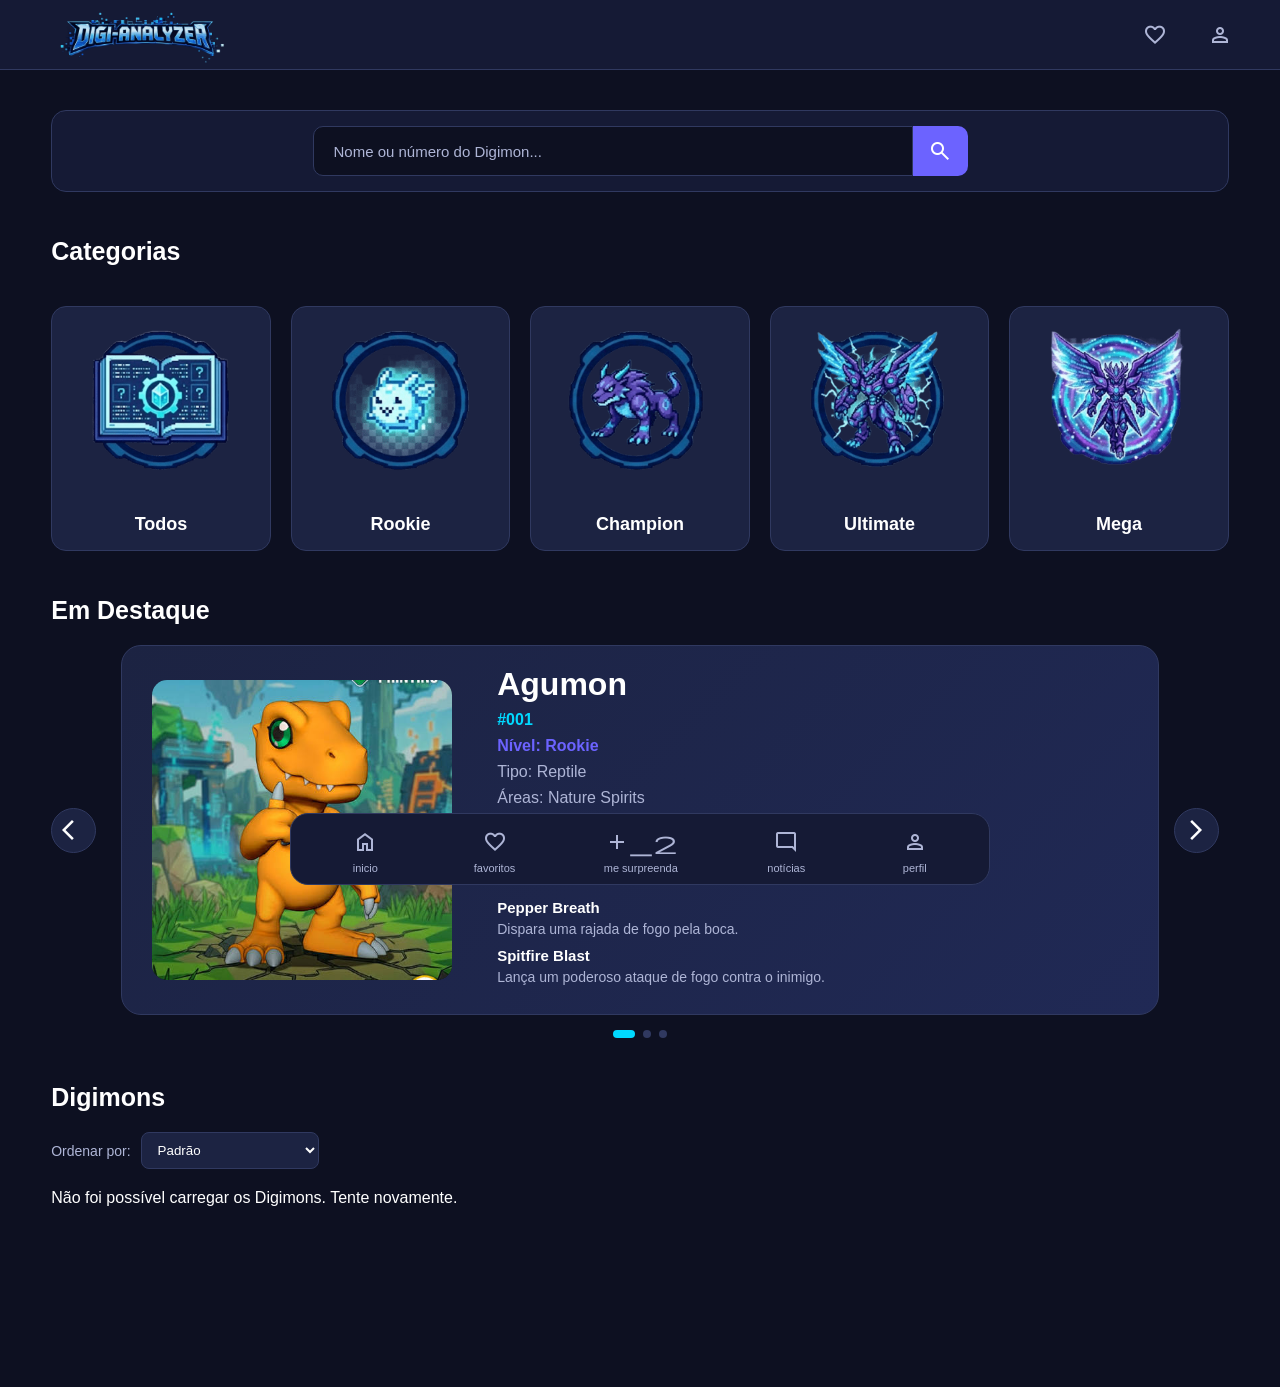
<file: src/index.html>
<!doctype html>
<html lang="pt-BR">
  <head>
    <meta charset="UTF-8" />
    <meta name="viewport" content="width=device-width, initial-scale=1.0" />
    <link
      rel="stylesheet"
      href="https://fonts.googleapis.com/css2?family=Material+Symbols+Outlined"
    />
    <link rel="stylesheet" href="css/global.css" />
    <link rel="stylesheet" href="css/index/inicio.css" />
    <link rel="stylesheet" href="css/index/responsivo.css" />
    <title>Digi-Analyzer - Digimon</title>

    <link rel="icon" type="image/png" href="assets/logo_aba_site/logo.png" />
  </head>

  <body>
    <div class="favorite-person">
      <img src="./assets/logo_site/logodigi.png" alt="logo" />

      <ul class="favorite-person-lista">
        <li>
          <a href="#favoritos">
            <span class="material-symbols-outlined">favorite</span>
          </a>
        </li>

        <li>
          <a href="#perfil">
            <span class="material-symbols-outlined">person</span>
          </a>
        </li>
      </ul>
    </div>

    <main class="inicio" id="inicio">
      <div class="content-busca">
        <input type="text" placeholder="Nome ou número do Digimon..." />
        <button type="button" class="material-symbols-outlined">search</button>
      </div>

      <div class="content-categorias">
          <h1>Categorias</h1>
      
          <a href="categorias.html?nivel=todos" class="categorias">
              <img src="./assets/categorias/todos.png" alt="Todos">
              <h2>Todos</h2>
          </a>
        
          <a href="categorias.html?nivel=rookie" class="categorias">
              <img src="./assets/categorias/rookie.png" alt="Rookie">
              <h2>Rookie</h2>
          </a>
        
          <a href="categorias.html?nivel=champion" class="categorias">
              <img src="./assets/categorias/champion.png" alt="Champion">
              <h2>Champion</h2>
          </a>
        
          <a href="categorias.html?nivel=ultimate" class="categorias">
              <img src="./assets/categorias/ultimate.png" alt="Ultimate">
              <h2>Ultimate</h2>
          </a>
        
          <a href="categorias.html?nivel=mega" class="categorias">
              <img src="./assets/categorias/mega.png" alt="Mega">
              <h2>Mega</h2>
          </a>
      </div>

      <div class="content-destaque">
        <h1>Em Destaque</h1>

        <button type="button" class="material-symbols-outlined botao-anterior">
          arrow_back_ios
        </button>

        <div class="card-destaque">
          <img src="./assets/images/agumon.png" alt="Imagem do Digimon" />

          <div class="info-destaque">
            <h3>Agumon</h3>
            <p class="id-digimon">#001</p>
            <p class="cat-digimon">Nível: Rookie</p>
            <p class="tipo-digimon">Tipo: Reptile</p>
            <p class="areas-digimon">Áreas: Nature Spirits</p>
            <p class="descr-digimon">
              Um Digimon com um grande coração e muito leal ao seu treinador
            </p>

            <div class="habilidades">
              <h4>Habilidades</h4>

              <div class="habilidade">
                <h5>Pepper Breath</h5>
                <p>Dispara uma rajada de fogo pela boca.</p>
              </div>

              <div class="habilidade">
                <h5>Spitfire Blast</h5>
                <p>Lança um poderoso ataque de fogo contra o inimigo.</p>
              </div>
            </div>
            
          </div>
        </div>

        <div class="indicadores">
          <div class="bolinha ativa"></div>
          <div class="bolinha"></div>
          <div class="bolinha"></div>
        </div>

        <button type="button" class="material-symbols-outlined botao-proximo">
          arrow_forward_ios
        </button>
      </div>

      <div class="content-digimon">
        <h1>Digimons</h1>

        <div class="cards-digimons">
          <a href="./detalhes.html?id=001" class="card-digimon">
            <p class="id-digimon">#001</p>
            <span class="material-symbols-outlined">favorite</span>
            <img src="./assets/images/agumon.png" alt="Agumon" />
            <h3 class="nome-digimon">Agumon</h3>
            <div class="atributo">Fire</div>
          </a>

          <a href="detalhes.html?id=002" class="card-digimon">
            <p class="id-digimon">#002</p>
            <span class="material-symbols-outlined">favorite</span>
            <img src="./assets/images/gabumon.png" alt="Gabumon" />
            <h3 class="nome-digimon">Gabumon</h3>
            <div class="atributo">Data</div>
          </a>

          <a href="./detalhes.html?id=003" class="card-digimon">
            <p class="id-digimon">#003</p>
            <span class="material-symbols-outlined">favorite</span>
            <img src="./assets/images/patamon.png" alt="Patamon" />
            <h3 class="nome-digimon">Patamon</h3>
            <div class="atributo">Vaccine</div>
          </a>
        </div>
      </div>
    </main>

    <nav class="navegacao">
      <ul class="navegacao-lista">
        <li>
          <a class="material-symbols-outlined" href="#inicio">home</a>inicio
        </li>
        <li>
          <a class="material-symbols-outlined" href="#favoritos">favorite</a
          >favoritos
        </li>
        <li>
          <a class="material-symbols-outlined" href="surpreenda.html">add_2</a>
          me surpreenda
        </li>
        <li>
          <a class="material-symbols-outlined" href="#">mode_comment</a>notícias
        </li>
        <li><a class="material-symbols-outlined" href="#">person</a>perfil</li>
      </ul>
    </nav>

    <script src="./js/script.js"></script>
  </body>
</html>
</file>
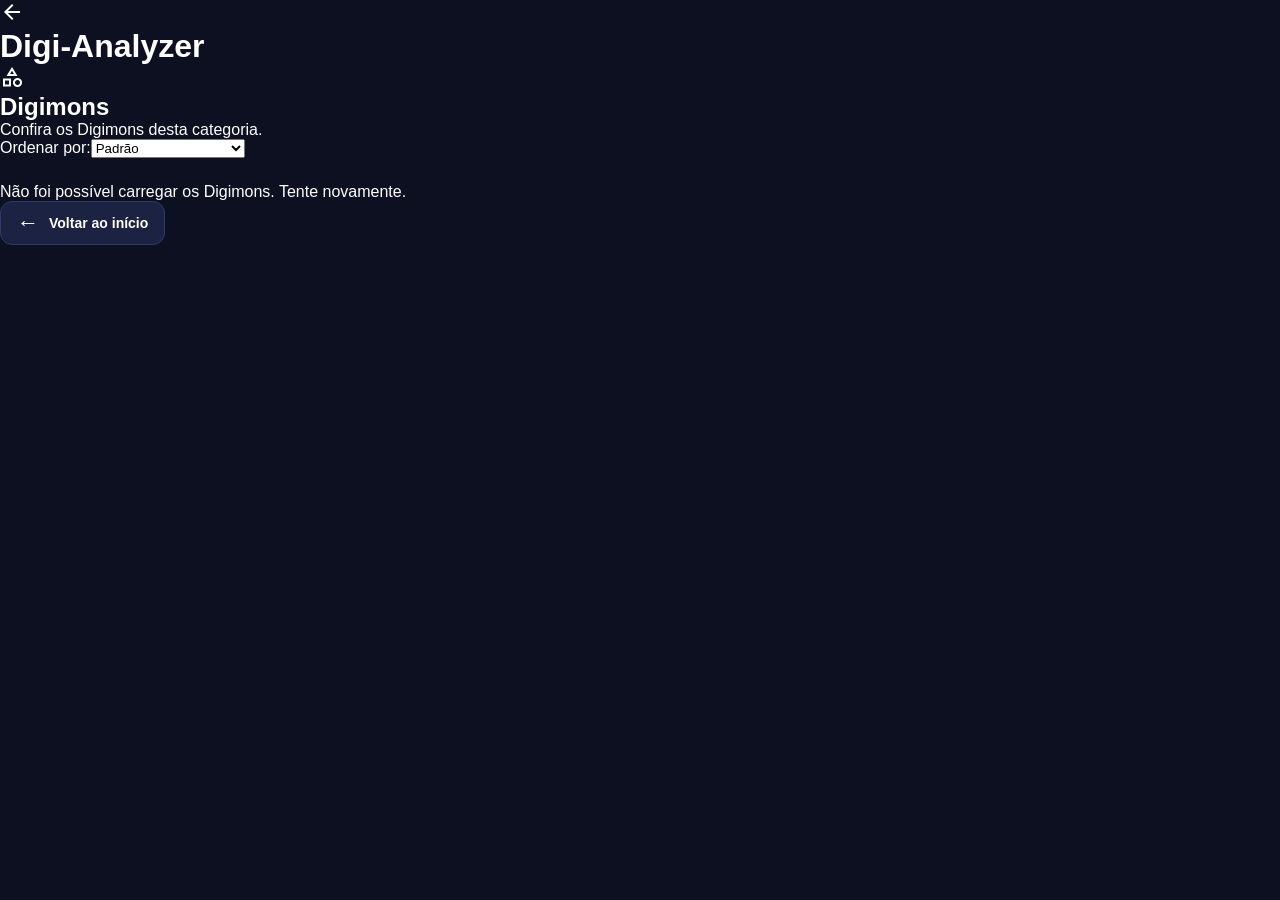
<file: src/categorias.html>
<!doctype html>
<html lang="pt-BR">
  <head>
    <meta charset="UTF-8" />
    <meta name="viewport" content="width=device-width, initial-scale=1.0" />
    <link rel="stylesheet" href="https://fonts.googleapis.com/css2?family=Material+Symbols+Outlined"/>
    <link rel="stylesheet" href="css/global.css" />
    <link rel="stylesheet" href="css/categorias/categorias.css" />
    <link rel="stylesheet" href="css/categorias/responsivo.css" />
    <title>Categorias</title>
    <link rel="icon" type="image/png" href="assets/logo_aba_site/logo.png" />
  </head>
  <body>
    <header class="cabecalho-categorias">
      <a href="index.html" class="material-symbols-outlined" aria-label="Voltar para a página inicial" >arrow_back</a>
      <h1>Digi-Analyzer</h1>
      <span class="material-symbols-outlined">category</span>
    </header>

    <main class="pagina-categorias">
      <section class="introducao-categorias">
        <h2 id="titulo-categoria">Digimons</h2>
        <p id="descricao-categoria">Confira os Digimons desta categoria.</p>
      </section>

      <section class="lista-categorias" aria-label="Lista de Digimons">

    </section>

      <p id="mensagem-vazia" style="display: none">
        Nenhum Digimon encontrado nesta categoria.
      </p>

      <a href="index.html" class="botao-voltar">
        <span aria-hidden="true">←</span>
        <span>Voltar ao início</span>
      </a>
    </main>

    <script src="./js/script.js"></script>
  </body>
</html>
</file>
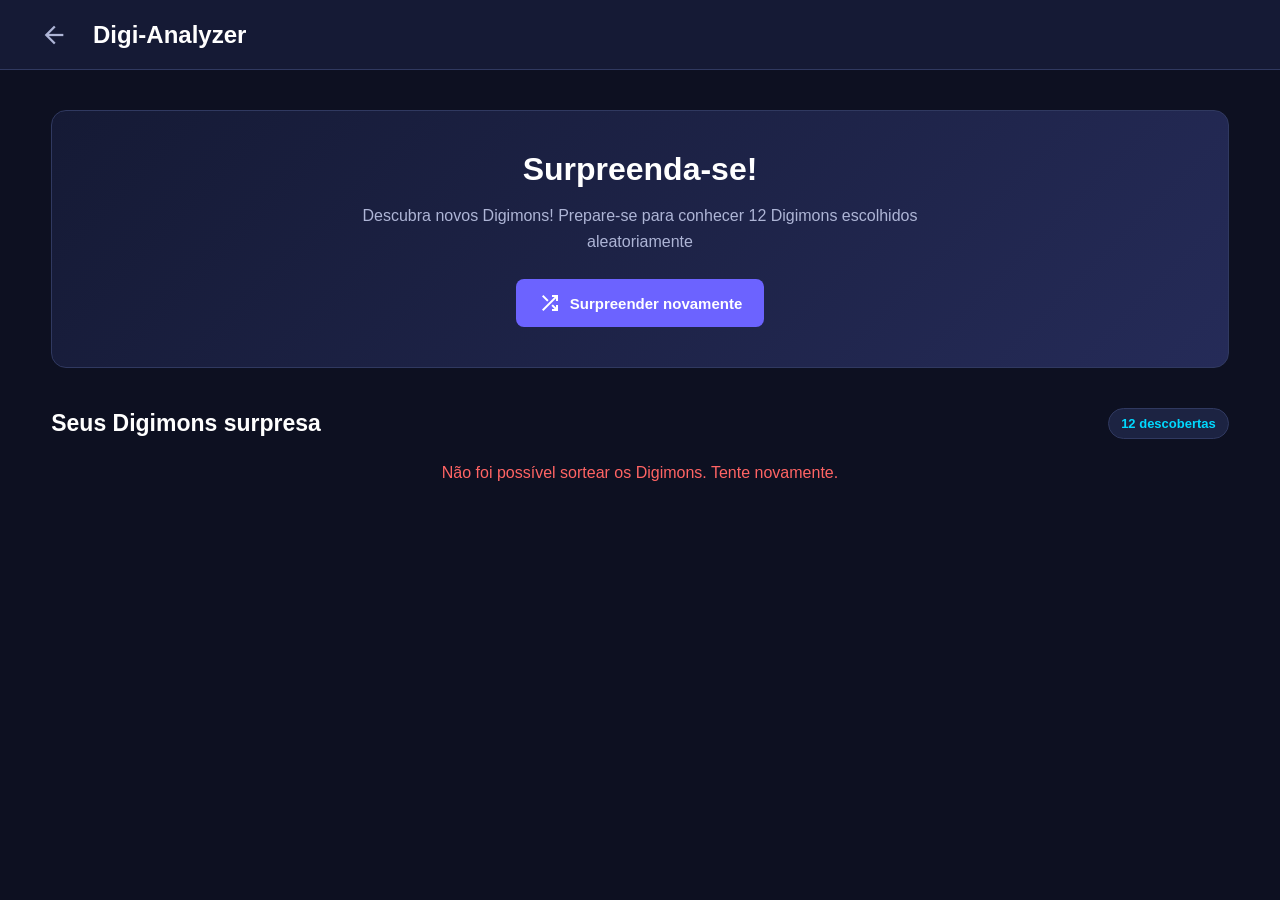
<file: src/surpreenda.html>
<!DOCTYPE html>
<html lang="pt-BR">
  <head>
    <meta charset="UTF-8" />
    <meta name="viewport" content="width=device-width, initial-scale=1.0" />
    <link rel="stylesheet" href="https://fonts.googleapis.com/css2?family=Material+Symbols+Outlined"/>
    <link rel="stylesheet" href="./css/global.css" />
    <link rel="stylesheet" href="./css/surpreenda/surpreenda.css" />
    <link rel="shortcut icon" href="./assets/logo_aba_site/logo.png" type="image/x-icon"/>
    <title>Me Surpreenda</title>
  </head>

  <body>
    <header class="cabecalho-surpreenda">
      <a href="index.html" class="material-symbols-outlined">arrow_back</a>

      <h1>Digi-Analyzer</h1>
    </header>

    <main class="pagina-surpreenda">
      <section class="introducao-surpreenda">
        <h2>Surpreenda-se!</h2>

        <p>
          Descubra novos Digimons! Prepare-se para conhecer 12 Digimons
          escolhidos aleatoriamente
        </p>

        <button type="button" id="sortear-novamente">
          <span class="material-symbols-outlined">shuffle</span>
          Surpreender novamente
        </button>
      </section>

      <section class="secao-digimons-surpresa">
        <div class="titulo-secao-surpresa">
          <h2>Seus Digimons surpresa</h2>
          <span>12 descobertas</span>
        </div>

        <p id="estado-carregamento" role="status" hidden>
          Sorteando Digimons...
        </p>

        <p id="mensagem-erro" role="alert" hidden></p>

        <div class="cards-digimons" id="cards-surpresa"></div>
      </section>
    </main>

    <script src="./js/script.js"></script>
  </body>
</html>
</file>
<file: src/css/global.css>
* {
    margin: 0;
    padding: 0;
    box-sizing: border-box;
    font-family: 'Segoe UI', Tahoma, Geneva, Verdana, sans-serif;
}

:root{
--fundo: #0d1021;
--fundo-secundario: #151a35;
--card: #1c2342;
--card-hover: #252e55;

--primaria: #6c63ff;
--secundaria: #00d9ff;

--texto: #ffffff;
--texto-secundario: #aeb5d6;

--borda: #303960;
}

html{
    scroll-behavior: smooth;
}

body{
    background-color: var(--fundo);
    color: var(--texto);
    min-height: 100vh;
}

a{
    text-decoration: none;
    color: inherit;
}

button, input{
    font-family: inherit;
}

button{
    cursor: pointer;
}

img{
    max-width: 100%;
    display: block;
}
</file>
<file: src/css/index/inicio.css>
.favorite-person {
    height: 70px;
    padding: 0 40px;
    display: flex;
    align-items: center;
    justify-content: space-between;
    background-color: var(--fundo-secundario);
    border-bottom: 1px solid var(--borda);
    position: sticky;
    top: 0;
    z-index: 100;
}

.favorite-person img {
    width: 200px;
    height: 150px;
    margin-bottom: 15px;
}

.favorite-person-lista {
    display: flex;
    align-items: center;
    gap: 25px;
    list-style: none;
}

.favorite-person-lista a {
    display: flex;
    align-items: center;
    justify-content: center;
    width: 40px;
    height: 40px;
    border-radius: 10px;
    color: var(--texto-secundario);
    transition: 0.2s;
}

.favorite-person-lista a:hover {
    color: var(--secundaria);
    background-color: var(--card);
    transform: translateY(-2px);
}

.inicio {
    width: min(1200px, 92%);
    margin: 0 auto;
    padding: 40px 0 120px;
}

.content-busca {
    width: 100%;
    min-height: 80px;
    display: flex;
    align-items: center;
    justify-content: center;
    background-color: var(--fundo-secundario);
    border: 1px solid var(--borda);
    border-radius: 15px;
    padding: 15px;
}

.content-busca input {
    width: min(600px, 80%);
    height: 50px;
    padding: 0 20px;
    border: 1px solid var(--borda);
    border-radius: 10px 0 0 10px;
    background-color: var(--fundo);
    color: var(--texto);
    outline: none;
    font-size: 15px;
    transition: 0.2s;
}

.content-busca input::placeholder {
    color: var(--texto-secundario);
}

.content-busca input:focus {
    border-color: var(--secundaria);
    box-shadow: 0 0 0 2px rgba(0, 217, 255, 0.1);
}

.content-busca button {
    width: 55px;
    height: 50px;
    border: none;
    border-radius: 0 10px 10px 0;
    background-color: var(--primaria);
    color: white;
    cursor: pointer;
    transition: 0.2s;
}

.content-busca button:hover {
    background-color: var(--secundaria);
    color: var(--fundo);
}

.content-categorias, .content-destaque, .content-digimon {
    margin-top: 45px;
}

.content-categorias h1, .content-destaque h1, .content-digimon h1 {
    margin-bottom: 20px;
    font-size: 25px;
    font-weight: 700;
}

.content-categorias {
    display: grid;
    grid-template-columns: repeat(5, minmax(0, 1fr));
    gap: 20px;
    align-items: start;
}

.content-categorias > h1 {
    grid-column: 1 / -1;
    width: 100%;
}

.categorias {
    width: 100%;
    min-width: 0;
    min-height: 220px;
    padding: 15px 10px;
    display: flex;
    flex-direction: column;
    align-items: center;
    justify-content: flex-start;
    gap: 12px;
    background-color: var(--card);
    border: 1px solid var(--borda);
    border-radius: 15px;
    cursor: pointer;
    text-align: center;
    text-decoration: none;
    color: inherit;
    transition: 0.25s;
    box-sizing: border-box;
}

.categorias img {
    display: block;
    width: 100%;
    max-width: 180px;
    height: 180px;
    object-fit: contain;
}

.categorias h2 {
    margin: 0;
    font-size: 18px;
    font-weight: 600;
}

.categorias:hover {
    background-color: var(--card-hover);
    border-color: var(--primaria);
    transform: translateY(-4px);
}

.content-destaque {
    position: relative;
    display: grid;
    grid-template-columns: 55px minmax(0, 1fr) 55px;
    grid-template-rows: auto 370px auto;
    align-items: center;
    column-gap: 15px;
    row-gap: 15px;
}

.content-destaque > h1 {
    grid-column: 1 / 4;
    grid-row: 1;
    margin: 0 0 5px;
}

.card-destaque {
    grid-column: 2;
    grid-row: 2;
    width: 100%;
    height: 370px;
    display: flex;
    align-items: center;
    padding: 30px;
    gap: 45px;
    background: linear-gradient(135deg, var(--card), #202955);
    border: 1px solid var(--borda);
    border-radius: 20px;
    overflow: hidden;
}

.card-destaque > img {
    width: 300px;
    height: 300px;
    flex-shrink: 0;
    object-fit: contain;
    background-color: var(--fundo);
    border-radius: 15px;
}

.info-destaque {
    flex: 1;
    min-width: 0;
}

.info-destaque h3 {
    font-size: 32px;
    margin-bottom: 5px;
}

.info-destaque p {
    color: var(--texto-secundario);
    margin-top: 8px;
}

.info-destaque .id-digimon {
    color: var(--secundaria);
    font-weight: 600;
}

.info-destaque .cat-digimon {
    color: var(--primaria);
    font-weight: 600;
}

.info-destaque .descr-digimon {
    margin-top: 20px;
    line-height: 1.5;
}

.habilidades {
    margin-top: 20px;
}

.habilidades h4 {
    margin-bottom: 10px;
}

.habilidade {
    margin-bottom: 10px;
}

.habilidade h5 {
    margin-bottom: 5px;
    font-size: 15px;
}

.habilidade p {
    margin-top: 0;
    font-size: 14px;
}

.content-destaque > button {
    width: 45px;
    height: 45px;
    border: 1px solid var(--borda);
    border-radius: 50%;
    background-color: var(--card);
    color: var(--texto);
    cursor: pointer;
    transition: 0.2s;
}

.content-destaque > button:first-of-type {
    grid-column: 1;
    grid-row: 2;
}

.content-destaque > button:last-of-type {
    grid-column: 3;
    grid-row: 2;
}

.content-destaque > button:hover {
    background-color: var(--primaria);
    border-color: var(--primaria);
}

.indicadores {
    grid-column: 2;
    grid-row: 3;
    display: flex;
    justify-content: center;
    gap: 8px;
    margin-top: 0;
}

.bolinha {
    width: 8px;
    height: 8px;
    border-radius: 50%;
    background-color: var(--borda);
    transition: 0.2s;
}

.bolinha.ativa {
    width: 22px;
    border-radius: 10px;
    background-color: var(--secundaria);
}

.cards-digimons {
    display: flex;
    flex-wrap: wrap;
    gap: 20px;
}

.card-digimon {
    width: 200px;
    padding: 15px;
    border: 1px solid var(--borda);
    border-radius: 10px;
    background-color: var(--card);
    text-decoration: none;
    color: var(--texto);
    position: relative;
    transition: 0.2s;
}

.card-digimon:hover {
    border-color: var(--primaria);
    transform: translateY(-3px);
}

.card-digimon .id-digimon {
    margin-bottom: 10px;
    color: var(--texto-secundario);
}

.card-digimon span {
    position: absolute;
    right: 15px;
    top: 15px;
    color: var(--texto-secundario);
}

.card-digimon img {
    display: block;
    width: 120px;
    height: 120px;
    object-fit: contain;
    margin: 10px auto;
}

.card-digimon .nome-digimon {
    text-align: center;
    margin: 10px 0;
}

.card-digimon .atributo {
    text-align: center;
    border-radius: 5px;
    padding: 5px;
    background-color: var(--fundo-secundario);
}

.navegacao {
    position: fixed;
    left: 50%;
    bottom: 15px;
    transform: translateX(-50%);
    width: min(700px, 90%);
    background-color: var(--fundo-secundario);
    border: 1px solid var(--borda);
    border-radius: 18px;
    padding: 10px;
    z-index: 200;
    backdrop-filter: blur(10px);
}

.navegacao-lista {
    display: flex;
    justify-content: space-around;
    align-items: center;
    list-style: none;
}

.navegacao-lista li {
    display: flex;
    flex-direction: column;
    align-items: center;
    gap: 3px;
    color: var(--texto-secundario);
    font-size: 11px;
}

.navegacao-lista a {
    width: 40px;
    height: 35px;
    display: flex;
    justify-content: center;
    align-items: center;
    border-radius: 10px;
    color: var(--texto-secundario);
    transition: 0.2s;
}

.navegacao-lista a:hover {
    color: var(--secundaria);
    background-color: var(--card);
}

.paginacao-digimons {
    display: flex;
    justify-content: center;
    align-items: center;
    gap: 16px;
    margin: 30px 0;
    flex-wrap: wrap;
}

.paginacao-digimons button {
    padding: 10px 18px;
    border: none;
    border-radius: 8px;
    cursor: pointer;
    font: inherit;
    transition: opacity 0.2s ease;
    background-color: var(--primaria);
}

.paginacao-digimons button:disabled {
    opacity: 0.45;
    cursor: not-allowed;
    color: #202955;
}

.paginacao-digimons span {
    font-weight: bold;
}

.controles-ordenacao {
    display: flex;
    justify-content: flex-start;
    margin-bottom: 20px;
}

.controles-ordenacao label {
    display: flex;
    align-items: center;
    gap: 10px;
    color: var(--texto-secundario);
    font-size: 14px;
}

.controles-ordenacao select {
    padding: 9px 12px;
    background-color: var(--card);
    color: var(--texto);
    border: 1px solid var(--borda);
    border-radius: 8px;
    outline: none;
    cursor: pointer;
}

.controles-ordenacao select:focus {
    border-color: var(--primaria);
}
</file>
<file: src/css/index/responsivo.css>
@media (max-width: 900px) {
    .inicio {
        width: 90%;
    }

    .favorite-person {
        padding: 0 25px;
    }

    .favorite-person img {
        width: 170px;
        height: 130px;
    }

    .content-categorias {
        grid-template-columns: repeat(3, minmax(0, 1fr));
    }

    .categorias {
        min-width: 0;
        min-height: 180px;
    }

    .categorias img {
        width: 100%;
        max-width: 130px;
        height: 120px;
        object-fit: contain;
    }

    .content-destaque {
        grid-template-columns: 45px minmax(0, 1fr) 45px;
        grid-template-rows: auto 330px auto;
    }

    .card-destaque {
        height: 330px;
        padding: 20px;
        gap: 25px;
    }

    .card-destaque > img {
        width: 260px;
        height: 260px;
    }

    .info-destaque h3 {
        font-size: 28px;
    }

    .info-destaque .descr-digimon {
        margin-top: 15px;
    }

    .habilidades {
        margin-top: 15px;
    }

    .cards-digimons {
        display: grid;
        grid-template-columns: repeat(3, minmax(0, 1fr));
        gap: 15px;
    }

    .card-digimon {
        width: 100%;
    }

    .card-digimon img {
        width: 110px;
        height: 110px;
    }
}

@media (max-width: 600px) {
    .favorite-person {
        height: 60px;
        padding: 0 15px;
    }

    .favorite-person img {
        width: 145px;
        height: 105px;
        margin-bottom: 8px;
    }

    .favorite-person-lista {
        gap: 4px;
    }

    .favorite-person-lista a {
        width: 35px;
        height: 35px;
    }

    .inicio {
        width: 92%;
        padding-top: 25px;
        padding-bottom: 110px;
    }

    .content-busca {
        min-height: 65px;
        padding: 8px;
    }

    .content-busca input {
        width: calc(100% - 48px);
        height: 45px;
        padding: 0 12px;
        font-size: 13px;
    }

    .content-busca button {
        width: 48px;
        height: 45px;
    }

    .content-categorias h1, .content-destaque h1, .content-digimon h1 {
        font-size: 23px;
    }

    .content-categorias {
        grid-template-columns: repeat(2, minmax(0, 1fr));
        gap: 12px;
    }

    .categorias {
        min-width: 0;
        min-height: 125px;
        height: auto;
        padding: 12px 8px;
        gap: 8px;
    }

    .categorias img {
        width: 65px;
        height: 65px;
        object-fit: contain;
    }

    .categorias h2 {
        font-size: 14px;
        margin: 0;
    }

    .content-destaque {
        grid-template-columns: 40px minmax(0, 1fr) 40px;
        grid-template-rows: auto auto auto;
        column-gap: 8px;
        row-gap: 10px;
    }

    .content-destaque > h1 {
        grid-column: 1 / 4;
        grid-row: 1;
    }

    .card-destaque {
        grid-column: 2;
        grid-row: 2;
        width: 100%;
        height: auto;
        min-height: 0;
        padding: 20px 15px;
        flex-direction: column;
        justify-content: center;
        gap: 12px;
        text-align: center;
    }

    .card-destaque > img {
        width: 190px;
        height: 190px;
    }

    .info-destaque {
        width: 100%;
        margin-top: 0;
    }

    .info-destaque h3 {
        font-size: 26px;
    }

    .info-destaque p {
        font-size: 13px;
    }

    .info-destaque .descr-digimon {
        margin-top: 15px;
        line-height: 1.4;
    }

    .habilidades {
        width: 100%;
        margin-top: 15px;
        text-align: left;
    }

    .habilidade {
        margin-bottom: 8px;
    }

    .habilidade h5 {
        font-size: 14px;
    }

    .habilidade p {
        font-size: 12px;
    }

    .content-destaque > button {
        width: 38px;
        height: 38px;
    }

    .content-destaque > button:first-of-type {
        grid-column: 1;
        grid-row: 2;
    }

    .content-destaque > button:last-of-type {
        grid-column: 3;
        grid-row: 2;
    }

    .indicadores {
        grid-column: 1 / 4;
        grid-row: 3;
        width: 100%;
        margin-top: 0;
    }

    .cards-digimons {
        display: grid;
        grid-template-columns: repeat(2, minmax(0, 1fr));
        gap: 12px;
    }

    .card-digimon {
        width: 100%;
        min-height: 270px;
        padding: 12px;
    }

    .card-digimon img {
        width: 120px;
        height: 120px;
    }

    .card-digimon .nome-digimon {
        font-size: 18px;
    }

    .card-digimon .atributo {
        font-size: 10px;
    }

    .navegacao {
        bottom: 8px;
        width: 94%;
        padding: 7px;
    }

    .navegacao-lista li {
        font-size: 9px;
    }

    .navegacao-lista a {
        width: 35px;
        height: 30px;
    }
}

@media (max-width: 400px) {
    .favorite-person {
        padding: 0 10px;
    }

    .favorite-person img {
        width: 125px;
        height: 90px;
    }

    .favorite-person-lista {
        gap: 2px;
    }

    .favorite-person-lista a {
        width: 32px;
        height: 32px;
    }

    .inicio {
        width: 94%;
    }

    .content-categorias h1,
    .content-destaque h1,
    .content-digimon h1 {
        font-size: 21px;
    }

    .categorias {
        min-width: 0;
        min-height: 110px;
        padding: 10px 6px;
    }

    .categorias img {
        width: 55px;
        height: 55px;
    }

    .categorias h2 {
        font-size: 13px;
    }

    .content-destaque {
        grid-template-columns: 32px minmax(0, 1fr) 32px;
    }

    .card-destaque {
        padding: 15px 10px;
    }

    .card-destaque > img {
        width: 155px;
        height: 155px;
    }

    .info-destaque h3 {
        font-size: 23px;
    }

    .info-destaque p {
        font-size: 12px;
    }

    .info-destaque .descr-digimon {
        font-size: 12px;
    }

    .habilidade h5 {
        font-size: 13px;
    }

    .habilidade p {
        font-size: 11px;
    }

    .content-destaque > button {
        width: 32px;
        height: 32px;
    }

    .cards-digimons {
        grid-template-columns: 1fr;
        gap: 12px;
    }

    .card-digimon {
        min-height: 250px;
    }

    .navegacao {
        width: 96%;
    }

    .navegacao-lista li {
        font-size: 8px;
    }

    .navegacao-lista a {
        width: 30px;
        height: 28px;
    }
}
</file>
<file: src/css/categorias/categorias.css>
.lista-categorias {
    display: grid;
    grid-template-columns: repeat(3, minmax(0, 1fr));
    gap: 20px;
    margin-top: 25px;
}

.lista-categorias .card-digimon {
    width: 100%;
    min-width: 0;
    min-height: 260px;
    padding: 20px;
    display: flex;
    flex-direction: column;
    align-items: center;
    justify-content: center;
    position: relative;
    overflow: hidden;
    background: linear-gradient(145deg, var(--card), var(--fundo-secundario));
    border: 1px solid var(--borda);
    border-radius: 16px;
    color: var(--texto);
    text-align: center;
    text-decoration: none;
    transition: transform 0.2s, border-color 0.2s;
    box-sizing: border-box;
}

.lista-categorias .card-digimon:hover {
    transform: translateY(-5px);
    border-color: var(--primaria);
}

.lista-categorias .card-digimon .id-digimon {
    align-self: flex-start;
    margin-bottom: 10px;
    color: var(--texto-secundario);
    font-size: 13px;
}

.lista-categorias .card-digimon img {
    display: block;
    width: 140px;
    height: 140px;
    margin: 10px auto;
    object-fit: contain;
    border-radius: 10px;
}

.lista-categorias .card-digimon .nome-digimon {
    margin: 10px 0;
    font-size: 20px;
    font-weight: 700;
    text-align: center;
}

.lista-categorias .card-digimon .atributo {
    width: 100%;
    padding: 7px 10px;
    background-color: var(--fundo);
    border: 1px solid var(--borda);
    border-radius: 8px;
    color: var(--texto-secundario);
    font-size: 13px;
    text-align: center;
    box-sizing: border-box;
}

.botao-voltar {
    display: inline-flex;
    align-items: center;
    justify-content: center;
    gap: 10px;
    padding: 10px 16px;
    margin-bottom: 25px;
    background-color: var(--card);
    border: 1px solid var(--borda);
    border-radius: 12px;
    color: var(--texto);
    font-size: 14px;
    font-weight: 600;
    text-decoration: none;
    transition: background-color 0.2s, border-color 0.2s, color 0.2s, transform 0.2s;
}

.botao-voltar span:first-child {
    font-size: 22px;
    line-height: 1;
}

.botao-voltar:hover {
    background-color: var(--card-hover);
    border-color: var(--primaria);
    color: var(--secundaria);
    transform: translateX(-3px);
}

.botao-voltar:focus-visible {
    outline: 2px solid var(--secundaria);
    outline-offset: 3px;
}
</file>
<file: src/css/categorias/responsivo.css>
@media (max-width: 900px) {
    .inicio {
        width: 90%;
    }

    .favorite-person {
        padding: 0 25px;
    }

    .favorite-person img {
        width: 170px;
        height: 130px;
    }

    .lista-categorias {
        grid-template-columns: repeat(2, minmax(0, 1fr));
        gap: 15px;
    }

    .lista-categorias .card-digimon {
        min-width: 0;
        min-height: 240px;
        padding: 16px;
    }

    .lista-categorias .card-digimon img {
        width: 125px;
        height: 125px;
    }

    .lista-categorias .card-digimon .nome-digimon {
        font-size: 19px;
    }

    .lista-categorias .card-digimon .atributo {
        font-size: 12px;
    }
}

@media (max-width: 600px) {
    .favorite-person {
        height: 60px;
        padding: 0 15px;
    }

    .favorite-person img {
        width: 145px;
        height: 105px;
        margin-bottom: 8px;
    }

    .favorite-person-lista {
        gap: 4px;
    }

    .favorite-person-lista a {
        width: 35px;
        height: 35px;
    }

    .inicio {
        width: 92%;
        padding: 25px 0 110px;
    }

    #titulo-categoria {
        font-size: 23px;
        line-height: 1.3;
    }

    #descricao-categoria {
        font-size: 14px;
        line-height: 1.5;
    }

    .lista-categorias {
        grid-template-columns: repeat(2, minmax(0, 1fr));
        gap: 12px;
        margin-top: 20px;
    }

    .lista-categorias .card-digimon {
        min-height: 215px;
        padding: 12px;
        border-radius: 12px;
    }

    .lista-categorias .card-digimon .id-digimon {
        align-self: flex-start;
        margin-bottom: 5px;
        font-size: 11px;
    }

    .lista-categorias .card-digimon img {
        width: 100px;
        height: 100px;
        margin: 8px auto;
    }

    .lista-categorias .card-digimon .nome-digimon {
        margin: 8px 0;
        font-size: 16px;
        overflow-wrap: anywhere;
    }

    .lista-categorias .card-digimon .atributo {
        padding: 6px;
        font-size: 11px;
        overflow-wrap: anywhere;
    }

    #mensagem-vazia {
        font-size: 14px;
        line-height: 1.5;
    }

    .navegacao {
        bottom: 8px;
        width: 94%;
        padding: 7px;
    }

    .navegacao-lista {
        gap: 4px;
    }

    .navegacao-lista li {
        font-size: 9px;
    }

    .navegacao-lista a {
        width: 35px;
        height: 30px;
    }

    .botao-voltar {
        padding: 9px 12px;
        margin-bottom: 20px;
        font-size: 13px;
    }
}

@media (max-width: 400px) {
    .favorite-person {
        padding: 0 10px;
    }

    .favorite-person img {
        width: 125px;
        height: 90px;
    }

    .favorite-person-lista {
        gap: 2px;
    }

    .favorite-person-lista a {
        width: 32px;
        height: 32px;
    }

    .inicio {
        width: 94%;
    }

    #titulo-categoria {
        font-size: 21px;
    }

    #descricao-categoria {
        font-size: 13px;
    }

    .lista-categorias {
        gap: 10px;
    }

    .lista-categorias .card-digimon {
        min-height: 195px;
        padding: 9px;
    }

    .lista-categorias .card-digimon img {
        width: 85px;
        height: 85px;
    }

    .lista-categorias .card-digimon .nome-digimon {
        font-size: 14px;
    }

    .lista-categorias .card-digimon .atributo {
        font-size: 10px;
        padding: 5px;
    }

    .navegacao {
        width: 96%;
    }

    .navegacao-lista li {
        font-size: 8px;
    }

    .navegacao-lista a {
        width: 30px;
        height: 28px;
    }
}

@media (max-width: 320px) {
    .lista-categorias {
        grid-template-columns: 1fr;
    }

    .lista-categorias .card-digimon {
        min-height: 200px;
    }

    .lista-categorias .card-digimon img {
        width: 110px;
        height: 110px;
    }

    .lista-categorias .card-digimon .nome-digimon {
        font-size: 16px;
    }
}
</file>
<file: src/css/surpreenda/surpreenda.css>
.pagina-surpreenda {
    width: 92%;
    max-width: 1200px;
    margin: 40px auto;
}

.cabecalho-surpreenda {
    width: 100%;
    height: 70px;
    padding: 0 40px;
    display: flex;
    align-items: center;
    gap: 25px;
    background-color: var(--fundo-secundario);
    border-bottom: 1px solid var(--borda);
}

.cabecalho-surpreenda a {
    font-size: 28px;
    color: var(--texto-secundario);
    transition: color 0.2s;
}

.cabecalho-surpreenda a:hover {
    color: var(--secundaria);
}

.cabecalho-surpreenda h1 {
    font-size: 24px;
    font-weight: 600;
}

.introducao-surpreenda {
    padding: 40px 30px;
    margin-bottom: 40px;
    display: flex;
    flex-direction: column;
    align-items: center;
    text-align: center;
    gap: 15px;
    background: linear-gradient(135deg, var(--fundo-secundario), #252b58);
    border: 1px solid var(--borda);
    border-radius: 15px;
}

.introducao-surpreenda h2 {
    font-size: 32px;
    font-weight: 700;
    color: var(--texto);
}

.introducao-surpreenda p {
    max-width: 600px;
    color: var(--texto-secundario);
    font-size: 16px;
    line-height: 1.6;
}

.introducao-surpreenda button {
    margin-top: 10px;
    padding: 12px 22px;
    display: flex;
    align-items: center;
    justify-content: center;
    gap: 8px;
    background-color: var(--primaria);
    color: var(--texto);
    border: none;
    border-radius: 8px;
    font-size: 15px;
    font-weight: 600;
    transition: 0.2s;
}

.introducao-surpreenda button:hover {
    background-color: #817aff;
    transform: translateY(-2px);
}

.introducao-surpreenda button:disabled {
    opacity: 0.6;
    cursor: not-allowed;
    transform: none;
}

.titulo-secao-surpresa {
    margin-bottom: 25px;
    display: flex;
    align-items: center;
    justify-content: space-between;
    gap: 15px;
}

.titulo-secao-surpresa h2 {
    font-size: 23px;
    font-weight: 600;
}

.titulo-secao-surpresa span {
    padding: 7px 12px;
    background-color: var(--card);
    color: var(--secundaria);
    border: 1px solid var(--borda);
    border-radius: 20px;
    font-size: 13px;
    font-weight: 600;
}

.cards-digimons#cards-surpresa {
    display: grid;
    grid-template-columns: repeat(4, minmax(0, 1fr));
    gap: 22px;
}

.cards-digimons#cards-surpresa .card-digimon {
    min-width: 0;
    padding: 18px;
    display: flex;
    flex-direction: column;
    align-items: center;
    gap: 12px;
    background-color: var(--card);
    border: 1px solid var(--borda);
    border-radius: 12px;
    color: var(--texto);
    transition: transform 0.2s, background-color 0.2s, border-color 0.2s;
}

.cards-digimons#cards-surpresa .card-digimon:hover {
    transform: translateY(-5px);
    background-color: var(--card-hover);
    border-color: var(--primaria);
}

.cards-digimons#cards-surpresa .id-digimon {
    align-self: flex-start;
    font-size: 13px;
    color: var(--texto-secundario);
}

.cards-digimons#cards-surpresa .card-digimon img {
    width: 100%;
    max-width: 180px;
    height: 170px;
    object-fit: contain;
}

.cards-digimons#cards-surpresa .nome-digimon {
    font-size: 18px;
    font-weight: 600;
    text-align: center;
}


#estado-carregamento,
#mensagem-erro {
    margin: 25px 0;
    text-align: center;
    font-size: 16px;
}

#estado-carregamento {
    color: var(--secundaria);
}

#mensagem-erro {
    color: #ff6464;
}

#estado-carregamento[hidden],
#mensagem-erro[hidden] {
    display: none;
}
</file>
